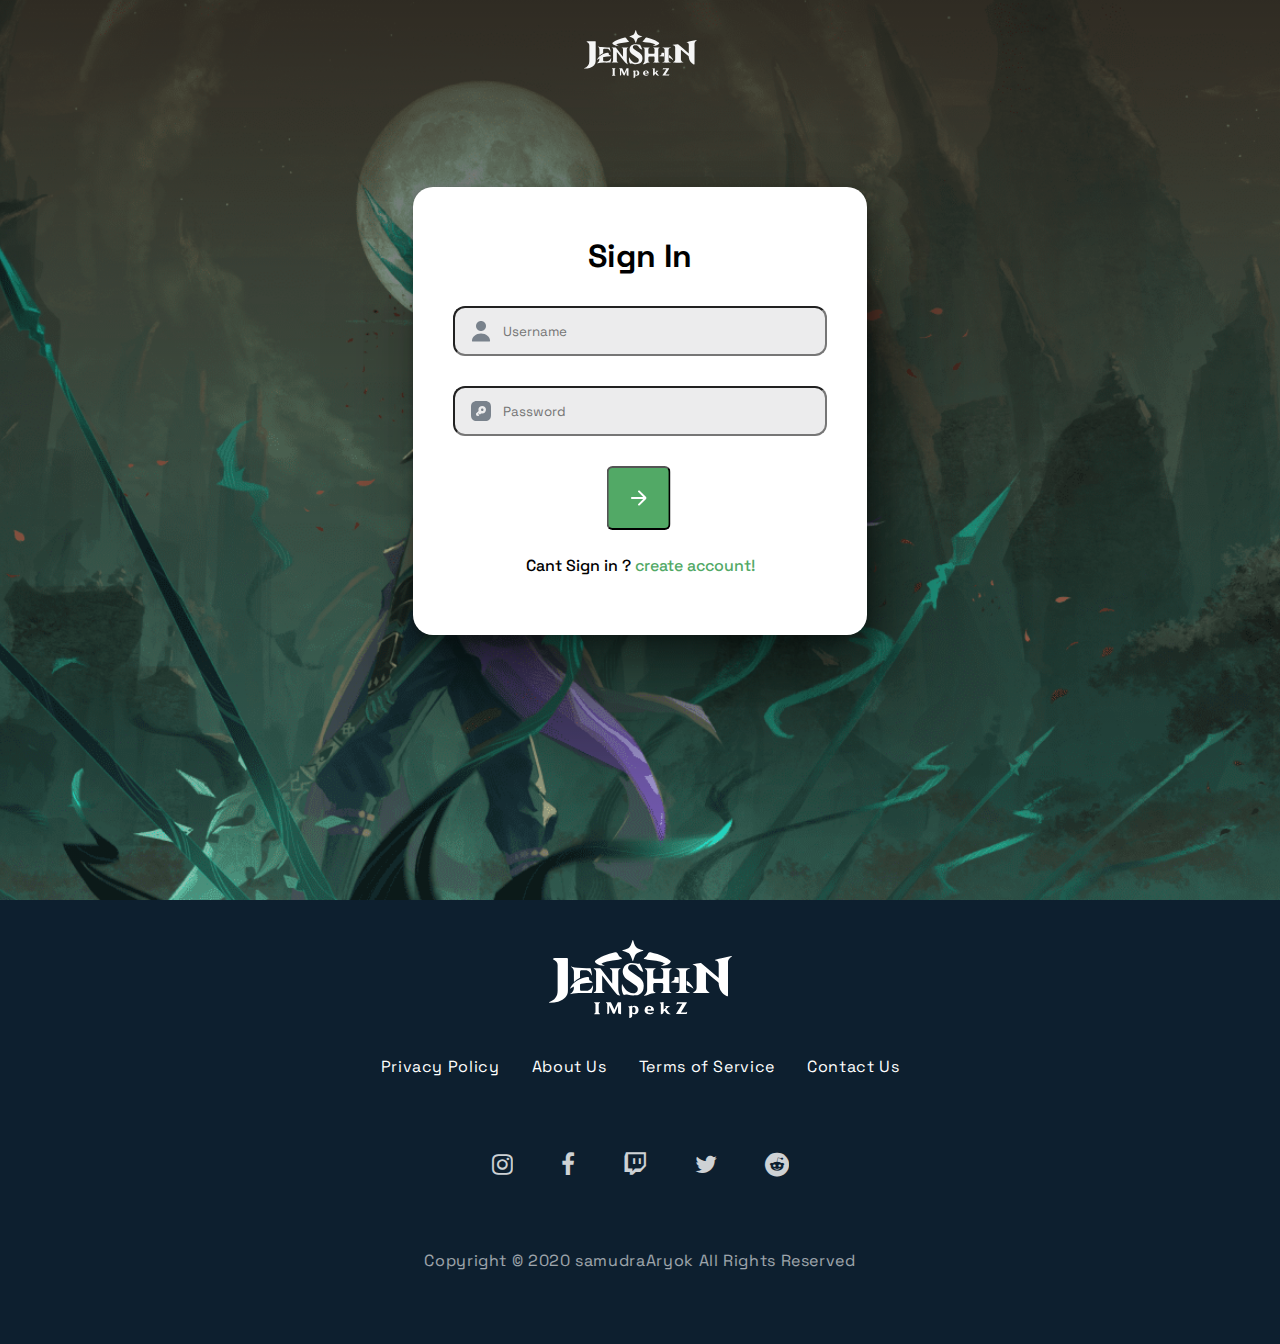
<file: login.html>
<!DOCTYPE html>
<html lang="en">


<head>
    
    <title>Login</title>
    <meta charset="UTF-8">
    <meta http-equiv="X-UA-Compatible" content="IE=edge">
    <meta name="viewport" content="width=device-width, initial-scale=1.0">
    <link rel="preconnect" href="https://fonts.googleapis.com">
    <link rel="preconnect" href="https://fonts.gstatic.com" crossorigin>
    <link href="https://fonts.googleapis.com/css2?family=Space+Grotesk:wght@400;500;700&display=swap" rel="stylesheet">
    <link rel="stylesheet" href="./assets/css/login.css">
    <link rel="stylesheet" href="./assets/css/footer.css">
    <link rel="stylesheet" href="https://stackpath.bootstrapcdn.com/font-awesome/4.7.0/css/font-awesome.min.css">
</head>

<body>

    <div class="header">
        <div class="main-container">
            <a href="index.html"><img class="logo" src="./assets/img/navLogo.svg" alt=""></a>
            <div class="wrapper">
                <div class="form-box login">
                    <h2>Sign In</h2>
                    <form id="form" action="/">
                        <div class="input-box">
                            <img src="./assets/img/user-login.svg" alt="">
                            <input id="username" input type="text" placeholder="Username">
                            <div class="error"></div>
                        </div>
                        <div class="input-box">
                            <img src="./assets/img/pass-login.svg" alt="">
                            <input id="password" input type="password" placeholder="Password">
                            <div class="error"></div>
                        </div>
                        <button type="submit" class="btn"><img src="./assets/img/arrow_login.svg" alt=""></button>
                        <div class="login-register">
                            <p>Cant Sign in ? <a href="register.html">create account!</a></p>
                        </div>
                    </form>
                </div>
            </div>
        </div>
    </div>

    <footer class="footer-sec">
        <img src="./assets/img/ftrLogo.svg" alt="">
        <div class="footer-links">
            <ul>
                <li><a href="#"> Privacy Policy</a></li>
                <li><a href="about.html">About Us</a> </li>
                <li><a href="#">Terms of Service</a></li>
                <li><a href="about.html">Contact Us</a></li>
            </ul>
        </div>
        <div class="footer-platform">
            <ul>
                <li><a href="https://www.instagram.com/genshinimpact/"><i class="fa fa-instagram"></i></a></li>
                <li><a href="https://www.facebook.com/Genshinimpact/"><i class="fa fa-facebook"></i></a></li>
                <li><a href="https://discord.com/invite/genshinimpact"><i class="fa fa-twitch"></i></a></li>
                <li><a href="https://twitter.com/GenshinImpact"><i class="fa fa-twitter"></i></a></li>
                <li><a href="https://www.reddit.com/r/Genshin_Impact/"><i class="fa fa-reddit"></i></a></li>
            </ul>
        </div>
        <p>Copyright © 2020 samudraAryok All Rights Reserved</p>
    </footer>


    <script src="./assets/js/login.js"></script>
</body>

</html>
</file>
<file: assets/css/login.css>
@font-face {
    font-family: 'Space Grotesk', sans-serif;
    src: url('https://fonts.googleapis.com/css2?family=Space+Grotesk:wght@400;500;700&display=swap');
}
@font-face {
    font-family: 'HYWenHei 85W';
    font-style: normal;
    font-weight: normal;
    src: local('HYWenHei 85W'), url('./assets/font/zhcn.woff') format('woff');
}

*{
    margin: 0;
    padding: 0;
    box-sizing: border-box;
}

body{
    /* display: flex; */
    justify-content: center;
    align-items: center;
    min-height: 100vh;
    width: 100%;
}

.header {
    height: 100vh;
    width: 100%;
    background-image: linear-gradient(rgba(0,0,0,0.6) ,rgba(255, 255, 255, 0)),url(../img/login.png);
    background-size: cover;
    background-position: center;
    background-repeat: no-repeat;
    background-position-y: top;
    background-position-x: right;
    font-family: 'Space Grotesk';
}


.main-container{
    display: flex;
    flex-direction: column;
    align-items: center;
    padding-top: 30px;
    padding-left: 80px;
    padding-right: 80px;
}
.wrapper{
    margin-top: 104px;
    width: 454px;
    height: 448px;
    left: 493px;
    top: 150px;
    background: white;
    border-radius: 20px;
    box-shadow: 36.307px 73.5242px 123px rgba(0, 0, 0, 0.28), 23.5323px 47.6546px 72.0347px rgba(0, 0, 0, 0.212593), 13.9849px 28.3204px 39.1778px rgba(0, 0, 0, 0.170074), 7.26139px 14.7048px 19.9875px rgba(0, 0, 0, 0.14), 2.95834px 5.99086px 10.0222px rgba(0, 0, 0, 0.109926), 0.672351px 1.36156px 4.84028px rgba(0, 0, 0, 0.0674074);
    display: flex;
    justify-content: center;
    align-items: center;
}

.wrapper .form-box{
        width: 100%;
        padding: 40px;

}

.form-box h2{
    font-size: 2em;
    color: black;
    text-align: center;
    font-family: 'Space Grotesk';
}

.input-box{
    position: relative;
    /* width: 100%; */
    height: 50px;
    margin: 30px 0;
    outline: none;
}

.input-box input{
    width: 100%;
    height: 100%;
    background: #ECECED;
    border-radius: 12px;
    padding: 0 48px;
}

.input-box input::placeholder{
    font-family: 'Space Grotesk';
}

.input-box img{
    position: absolute;
    left: 16px;
    top: 50%;
    transform: translateY(-50%);
}

.input-box.succes input{
    border-color: #09c372;
}

.input-box.error input{
    border-color: #ff3860;
}

.input-box.error{
    color: #ff3860;
    font-size: 12px;
    font-family: 'Space Grotesk';
}

.btn {
    display: flex;
    flex-direction: row;
    justify-content: center;
    align-items: center;
    padding: 20px;
    gap: 10px;
    width: 64px;
    height: 64px;
    left: 688px;
    top: 492px;
    transform: translateX(240%);
    background: #52A966;
    border-radius: 6px;
}

.login-register{
    font-size: .9em;
    color:black;
    text-align: center;
    font-weight: 500;
    margin: 25px 0 10px;
    font-family: 'Space Grotesk';
    font-size: 16px;
}

.login-register p a{
    color: #52A966;
    text-decoration: none;
    font-weight: 500;
    font-size: 16px;
}

.login-register p a:hover{
    text-decoration: underline;
}

/* styles for mobile devices */
@media(max-width: 576px) {
    .header{
        display: flex;
        flex-direction: column;
        align-items: center;
        padding-bottom: 20px;
   }
   .main-container{
        padding-left: 10px;
        padding-right: 10px;
   }
   .wrapper{
      padding: 0 3em;
      top: 100px;
      display: flex;
      align-items: center;
      width: 300px;  
   }
   .wrapper .form-box{
        width: 100%;
        padding: 0;

    }
    .btn{
        transform: translateX(100%);
    }
    .input-box {
        margin: 20px 0;
    }
    
    .input-box input {
        padding: 0 40px;
    }
    
    .input-box img {
        /* visibility: hidden; */
        left: 4px;
    }
}

/* styles for mobile devices */
@media(max-width: 576px) {
    .header{
        display: flex;
        flex-direction: column;
        align-items: center;
        padding-bottom: 20px;
   }
   .main-container{
        padding-left: 10px;
        padding-right: 10px;
   }
   .wrapper{
      padding: 0 3em;
      top: 100px;
      display: flex;
      align-items: center;
      width: 300px;  
      margin-top: 64px;
   }
   .wrapper .form-box{
        width: 100%;
        padding: 0;

    }
    .btn{
        transform: translateX(100%);
    }
    .input-box {
        margin: 20px 0;
    }
    
    .input-box input {
        padding: 0 40px;
    }
    
    .input-box img {
        /* visibility: hidden; */
        left: 4px;
    }
}
</file>
<file: assets/css/footer.css>
.footer-sec {
    width: 100%;
    height: 100%;
    text-align: center;
    background-color: #0D1F2F;
    padding-right: 88px;
    padding-left: 88px;
    padding-top: 40px;
    padding-bottom: 40px;
    display: inline-block;
    box-sizing: border-box;
}

.footer-sec li {
    text-decoration: none;
    list-style: none;
}

.footer-sec ul {
    display: flex;
    justify-content: center;
    padding: 16px;
    align-items: center;
    flex-wrap: wrap;
}

.footer-sec ul li a {
    text-decoration: none;
    color: #FFFFFF;
}

.footer-sec .footer-links ul li {
    padding: 16px;
}

.footer-sec .footer-links li {
    font-family: 'Space Grotesk';
    font-style: normal;
    font-weight: 400;
    font-size: 16px;
    line-height: 26px;
    letter-spacing: 0.04em;
    color: #FFFFFF;
}

.footer-sec .footer-platform ul li {
    padding: 24px;
}

.footer-sec .footer-platform .fa {
    font-size: 24px;
    color: #FFFFFF;
    opacity: 80%;
}

.footer-sec p {
    padding: 32px;
    font-family: 'Space Grotesk';
    font-style: normal;
    font-weight: 400;
    font-size: 16px;
    line-height: 23px;
    letter-spacing: 0.04em;
    color: #FFFFFF;
    text-align: center;
    opacity: 60%;
}

@media screen and (max-width: 576px) {
    .footer-sec img {
        width: 140px;
    }
}
</file>
